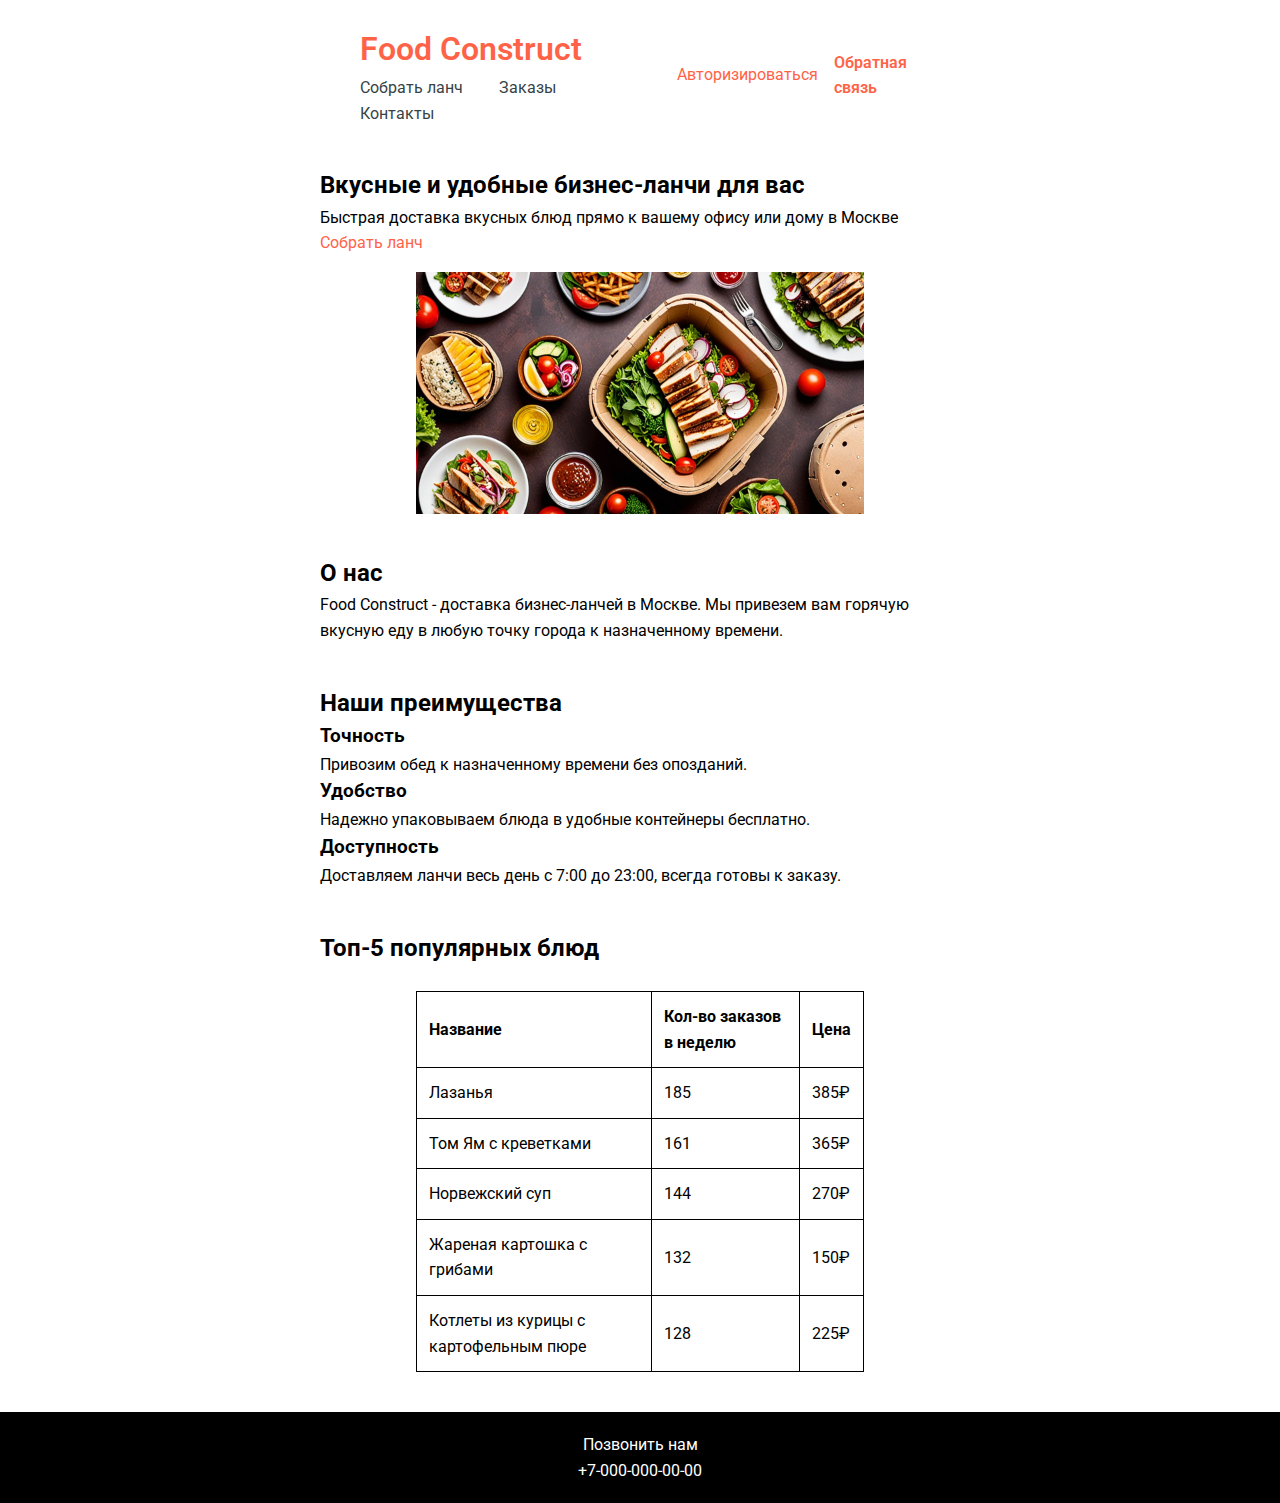
<file: index.html>
<!DOCTYPE html>
<html lang="ru">

<head>
    <meta charset="UTF-8">
    <meta name="viewport" content="width=device-width, initial-scale=1.0">
    <title>Food Construct - Бизнес-ланчи в Москве</title>
    <link href="https://fonts.googleapis.com/css2?family=Roboto:wght@400;700&display=swap" rel="stylesheet">
    <link rel="stylesheet" href="assets/css/styles.css">
    <link rel="stylesheet" href="assets/css/style.css">
</head>

<body>
    <header class="header">
        <nav class="main-nav">
            <div class="nav-left">
                <h1><a href="index.html" class="active">Food Construct</a></h1>
                <a href="pack_a_lunch.html">Собрать ланч</a>
                <a href="orders.html">Заказы</a>
                <a href="#contacts">Контакты</a>
            </div>
            <div class="nav-right">
                <a href="auth.html" class="icon-link">
                    <p>Авторизироваться</p>
                </a>
                <a href="feedback.html" class="icon-link active">
                    <p>Обратная связь</p>
                </a>
            </div>
        </nav>
    </header>

    <main>
        <section class="hero">
            <div class="hero-content">
                <h2>Вкусные и удобные бизнес-ланчи для вас</h2>
                <p>Быстрая доставка вкусных блюд прямо к вашему офису или дому в Москве</p>
                <a href="pack_a_lunch.html" class="cta-button">Собрать ланч</a>
            </div>
            <img src="assets/images/hero_image.jpg" alt="Delicious lunch delivery" class="hero-image">
        </section>

        <section id="about_us" class="about">
            <h2>О нас</h2>
            <p>Food Construct - доставка бизнес-ланчей в Москве. Мы привезем вам горячую вкусную еду в любую точку города к назначенному времени.</p>
        </section>

        <section class="benefits">
            <h2>Наши преимущества</h2>
            <div class="benefits-list">
                <div class="benefit-item">
                    <h3>Точность</h3>
                    <p>Привозим обед к назначенному времени без опозданий.</p>
                </div>
                <div class="benefit-item">
                    <h3>Удобство</h3>
                    <p>Надежно упаковываем блюда в удобные контейнеры бесплатно.</p>
                </div>
                <div class="benefit-item">
                    <h3>Доступность</h3>
                    <p>Доставляем ланчи весь день с 7:00 до 23:00, всегда готовы к заказу.</p>
                </div>
            </div>
        </section>

        <!-- Top Dishes Section -->
        <section class="top-dishes">
            <h2>Топ-5 популярных блюд</h2>
            <table>
                <thead>
                    <tr>
                        <th>Название</th>
                        <th>Кол-во заказов в неделю</th>
                        <th>Цена</th>
                    </tr>
                </thead>
                <tbody>
                    <tr>
                        <td>Лазанья</td>
                        <td>185</td>
                        <td>385₽</td>
                    </tr>
                    <tr>
                        <td>Том Ям с креветками</td>
                        <td>161</td>
                        <td>365₽</td>
                    </tr>
                    <tr>
                        <td>Норвежский суп</td>
                        <td>144</td>
                        <td>270₽</td>
                    </tr>
                    <tr>
                        <td>Жареная картошка с грибами</td>
                        <td>132</td>
                        <td>150₽</td>
                    </tr>
                    <tr>
                        <td>Котлеты из курицы с картофельным пюре</td>
                        <td>128</td>
                        <td>225₽</td>
                    </tr>
                </tbody>
            </table>
        </section>
    </main>

    <!-- Footer Section -->
    <footer id="contacts">
        <div class="footer-content">
            <p>Позвонить нам</p>
            <a href="tel:+7-000-000-00-00" class="phone-link">+7-000-000-00-00</a>
        </div>
    </footer>
</body>

</html>
</file>
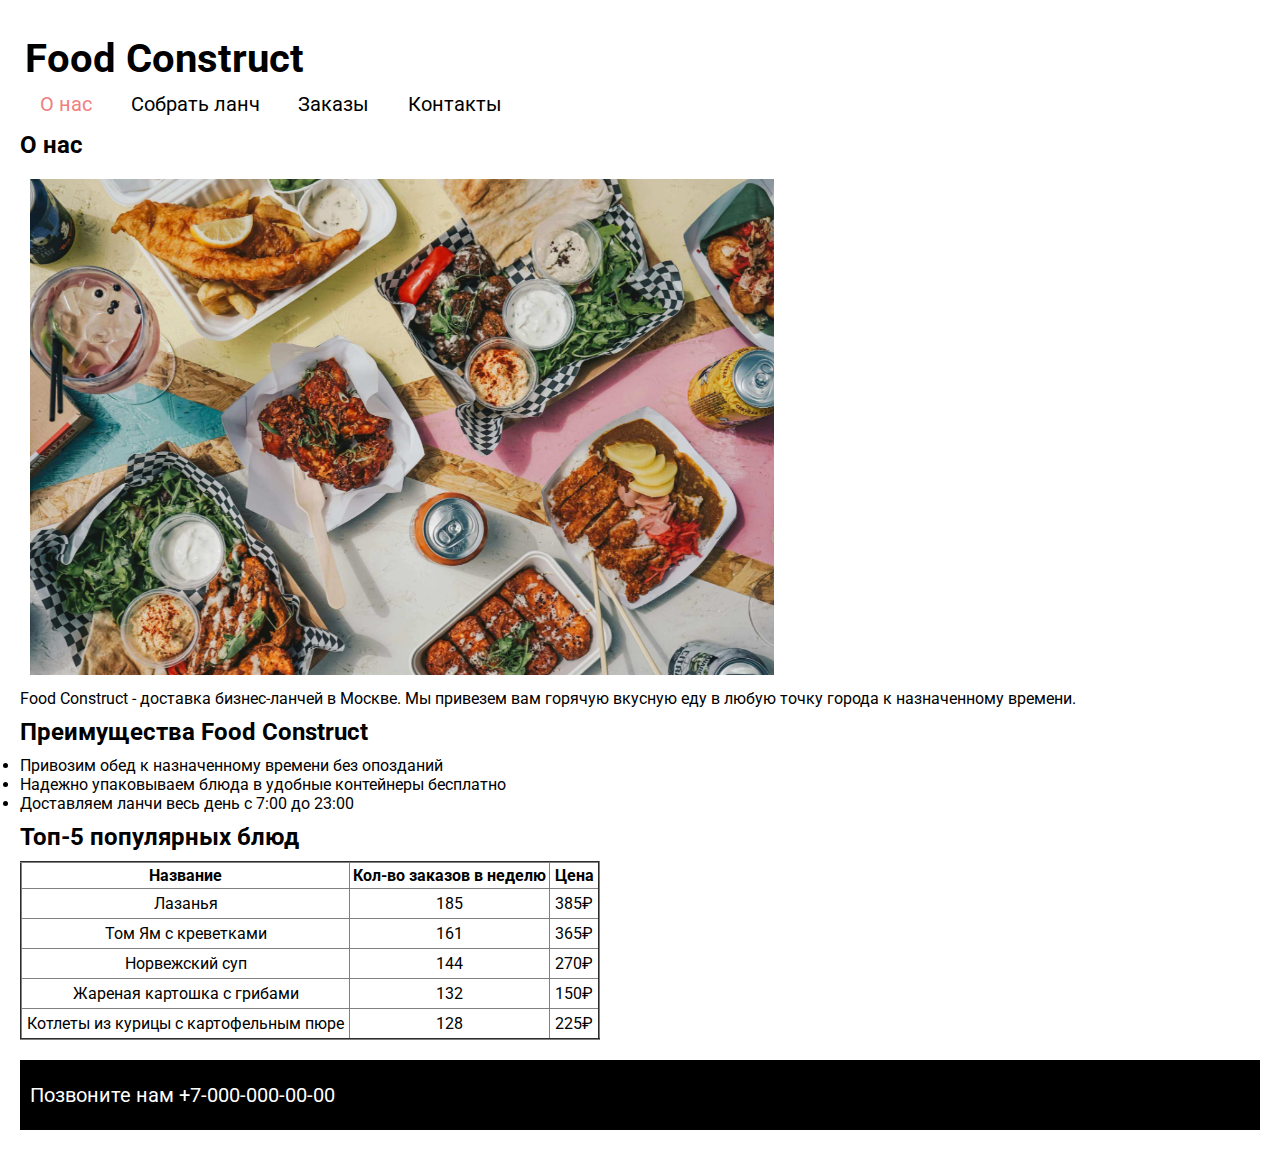
<file: Webmain/index.html>
<!DOCTYPE html>
<html lang="ru">

<head>
    <meta charset="UTF-8">
    <meta name="viewport" content="width=device-width, initial-scale=1.0">
    <title>Food Construct</title>
    <link href="https://fonts.googleapis.com/css2?family=Roboto&display=swap" rel="stylesheet">
    <link rel="stylesheet" href="css/style.css">
</head>

<body>
    <header>
        <h1>Food Construct</h1>
        <nav class="nav">
            <ul id="headerNav">
                <li><a href="index.html#self" class="active">О нас</a></li>
                <li><a href="lunch.html">Собрать ланч</a></li>
                <li><a href="#">Заказы</a></li>
                <li><a href="#footer">Контакты</a></li>
            </ul>
        </nav>
    </header>

    <main>
        <section>
            <h2 id="self">О нас</h2>
            <img id="food" src="img/food.png" alt="Food Construct image">
            <p>Food Construct - доставка бизнес-ланчей в Москве. Мы привезем вам горячую вкусную еду в любую точку города к назначенному времени.</p>
        </section>

        <section>
            <h2>Преимущества Food Construct</h2>
            <il>
                <li>Привозим обед к назначенному времени без опозданий</li>
                <li>Надежно упаковываем блюда в удобные контейнеры бесплатно</li>
                <li>Доставляем ланчи весь день с 7:00 до 23:00</li>
            </il>
        </section>

        <section>
            <h2>Топ-5 популярных блюд</h2>
            <table border="2">
                <thead>
                    <tr>
                        <th>Название</th>
                        <th>Кол-во заказов в неделю</th>
                        <th>Цена</th>
                    </tr>
                </thead>

                <tbody>
                    <tr>
                        <td class="table-cell">Лазанья</td>
                        <td class="table-cell">185</td>
                        <td class="table-cell">385₽</td>
                    </tr>
                    <tr>
                        <td class="table-cell">Том Ям с креветками</td>
                        <td class="table-cell">161</td>
                        <td class="table-cell">365₽</td>
                    </tr>
                    <tr>
                        <td class="table-cell">Норвежский суп</td>
                        <td class="table-cell">144</td>
                        <td class="table-cell">270₽</td>
                    </tr>
                    <tr>
                        <td class="table-cell">Жареная картошка с грибами</td>
                        <td class="table-cell">132</td>
                        <td class="table-cell">150₽</td>
                    </tr>
                    <tr>
                        <td class="table-cell">Котлеты из курицы с картофельным пюре</td>
                        <td class="table-cell">128</td>
                        <td class="table-cell">225₽</td>
                    </tr>
                </tbody>
            </table>
        </section>
    </main>

    <footer id="footer">
        <p>Позвоните нам <a href="tel:+7-000-000-00-00">+7-000-000-00-00</a></p>
    </footer>

</html>
</body>
</file>
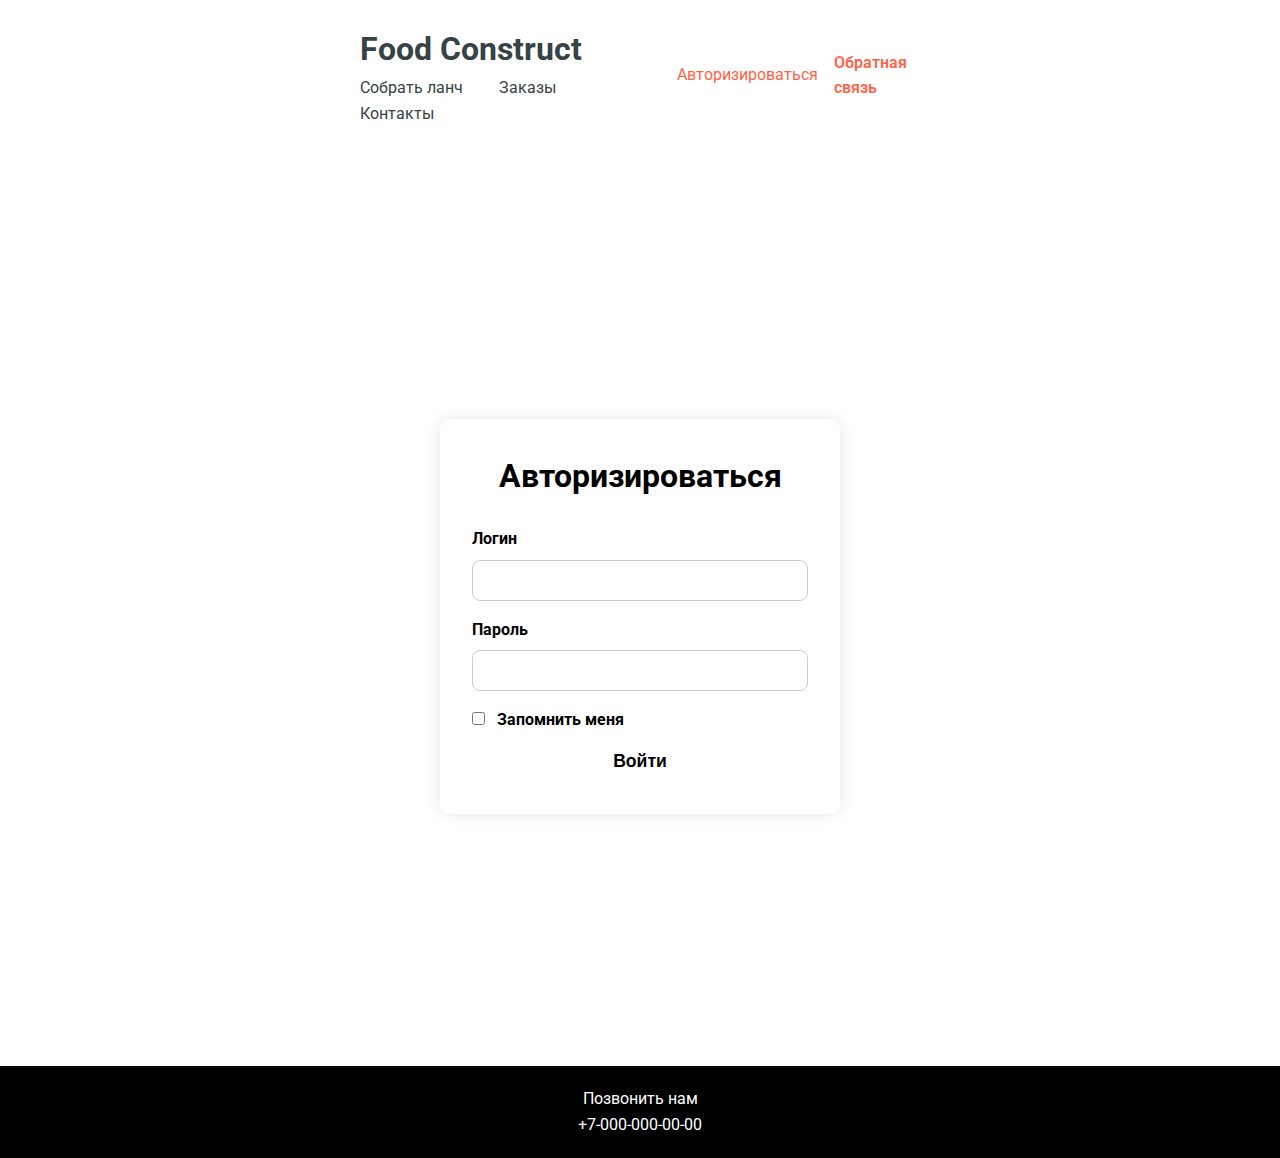
<file: auth.html>
<!DOCTYPE html>
<html lang="ru">

<head>
    <meta charset="UTF-8">
    <meta name="viewport" content="width=device-width, initial-scale=1.0">
    <title>Login Form</title>
    <link href="https://fonts.googleapis.com/css2?family=Roboto:wght@400;700&display=swap" rel="stylesheet">
    <link rel="stylesheet" href="assets/css/auth.css">
    <link rel="stylesheet" href="assets/css/styles.css">
</head>

<body>
    <header>
        <nav class="main-nav">
            <div class="nav-left">
                <h1>
                    <a href="index.html">Food Construct</a>
                </h1>
                <a href="pack_a_lunch.html">Собрать ланч</a>
                <a href="orders.html">Заказы</a>
                <a href="#contacts">Контакты</a>
            </div>
            <div class="nav-right">
                <a href="auth.html" class="icon-link">
                    <p>Авторизироваться</p>
                </a>
                <a href="feedback.html" class="icon-link active">
                    <p>Обратная связь</p>
                </a>
            </div>
        </nav>
    </header>

    <main>
        <div class="auth-container">
            <form action="https://httpbin.org/post" method="POST" class="auth-form">
                <h1>Авторизироваться</h1>

                <label for="login">Логин</label>
                <input type="text" id="login" name="login" required>

                <label for="password">Пароль</label>
                <input type="password" id="password" name="password" required>

                <label>
                    <input type="checkbox" name="remember">
                    Запомнить меня
                </label>

                <button type="submit">Войти</button>
            </form>
        </div>
    </main>
    <footer id="contacts">
        <div class="footer-content">
            <p>Позвонить нам</p>
            <a href="tel:+7-000-000-00-00" class="phone-link">+7-000-000-00-00</a>
        </div>
    </footer>
</body>

</html>
</file>
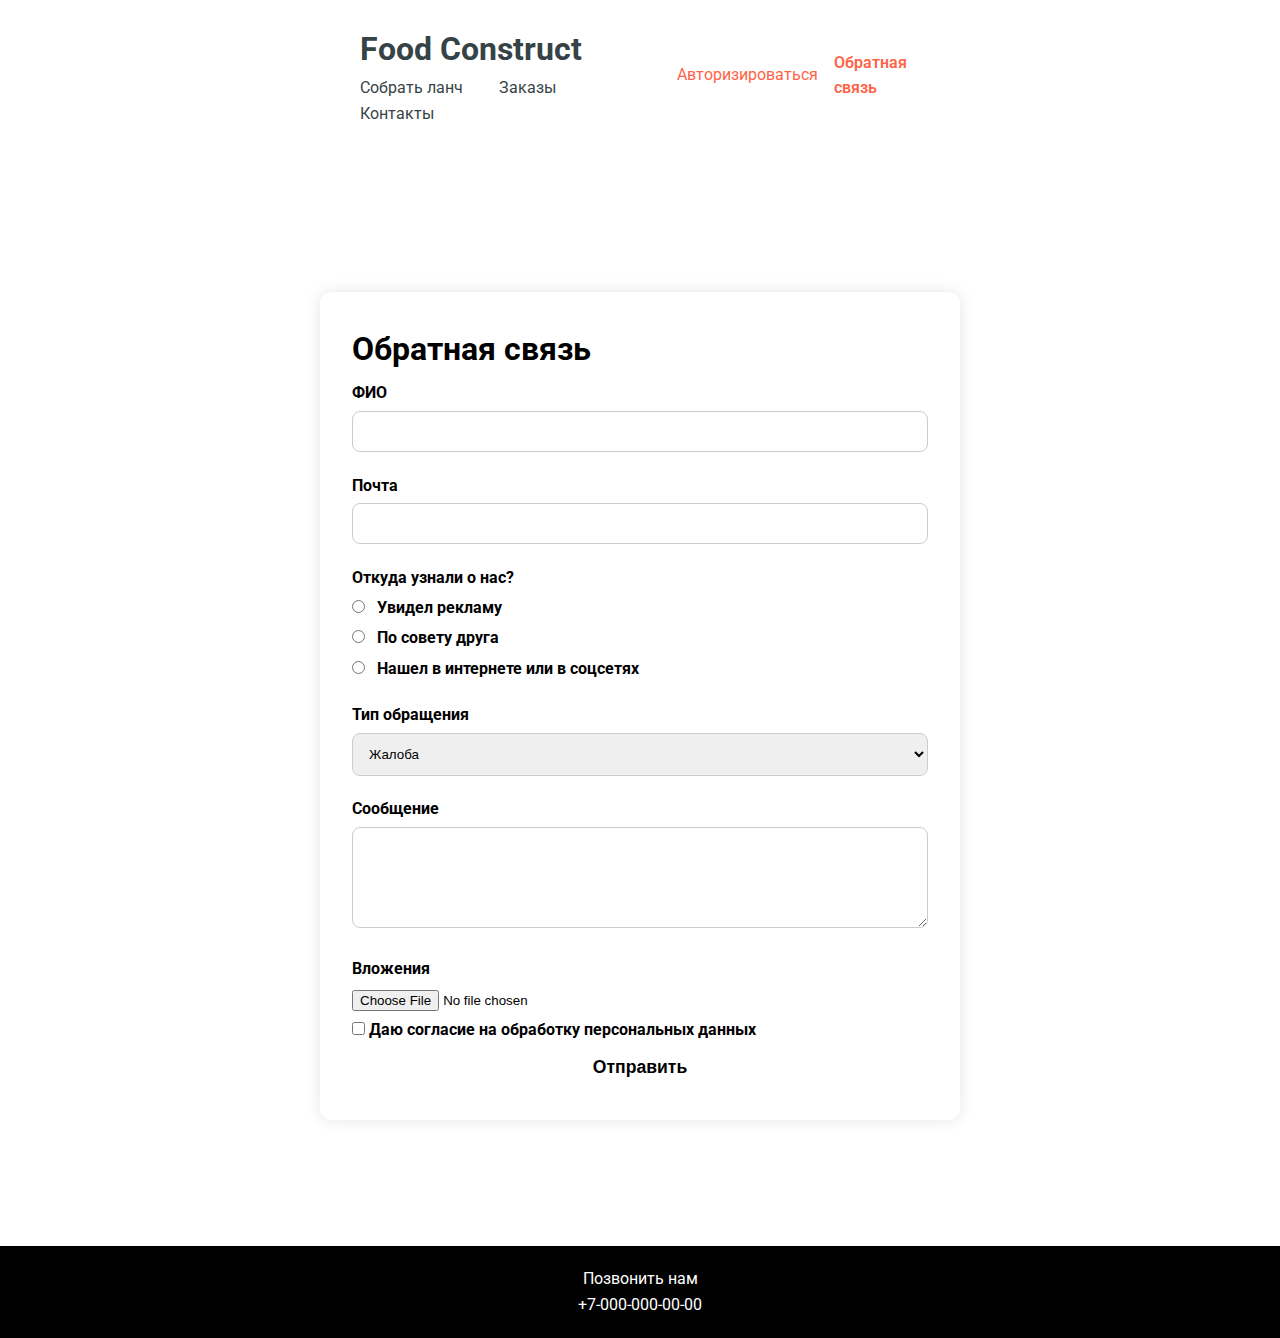
<file: feedback.html>
<!DOCTYPE html>
<html lang="ru">

<head>
    <meta charset="UTF-8">
    <meta name="viewport" content="width=device-width, initial-scale=1.0">
    <title>Feedback Form</title>
    <link href="https://fonts.googleapis.com/css2?family=Roboto:wght@400;700&display=swap" rel="stylesheet">
    <link rel="stylesheet" href="assets/css/feedback.css">
    <link rel="stylesheet" href="assets/css/styles.css">
</head>

<body>
    <header>
        <nav class="main-nav">
            <div class="nav-left">
                <h1>
                    <a href="index.html">Food Construct</a>
                </h1>
                <a href="pack_a_lunch.html">Собрать ланч</a>
                <a href="orders.html">Заказы</a>
                <a href="#contacts">Контакты</a>
            </div>
            <div class="nav-right">
                <a href="auth.html" class="icon-link">
                    <p>Авторизироваться</p>
                </a>
                <a href="feedback.html" class="icon-link active">
                    <p>Обратная связь</p>
                </a>
            </div>
        </nav>
    </header>

    <main>
        <div class="container">
            <h1>Обратная связь</h1>
            <form action="https://httpbin.org/post" method="POST">
                <label for="fullname">ФИО</label>
                <input type="text" id="fullname" name="fullname" required>

                <label for="email">Почта</label>
                <input type="email" id="email" name="email" required>

                <fieldset>
                    <label>Откуда узнали о нас?</label>
                    <label><input type="radio" name="source" value="advertisement" required> Увидел рекламу</label>
                    <label><input type="radio" name="source" value="friend" required> По совету друга</label>
                    <label><input type="radio" name="source" value="internet" required> Нашел в интернете или в соцсетях</label>
                </fieldset>

                <label for="appeal-type">Тип обращения</label>
                <select id="appeal-type" name="appeal-type">
                    <option value="complaint">Жалоба</option>
                    <option value="suggestion">Предложение</option>
                </select>

                <label for="message">Сообщение</label>
                <textarea id="message" name="message" rows="5" required></textarea>

                <label for="attachment">Вложения</label>
                <input type="file" id="attachment" name="attachment">

                <label>
                    <input type="checkbox" name="agreement" required>
                    Даю согласие на обработку персональных данных
                </label>

                <button type="submit">Отправить</button>
            </form>
        </div>
    </main>
    <footer id="contacts">
        <div class="footer-content">
            <p>Позвонить нам</p>
            <a href="tel:+7-000-000-00-00" class="phone-link">+7-000-000-00-00</a>
        </div>
    </footer>
</body>

</html>
</file>
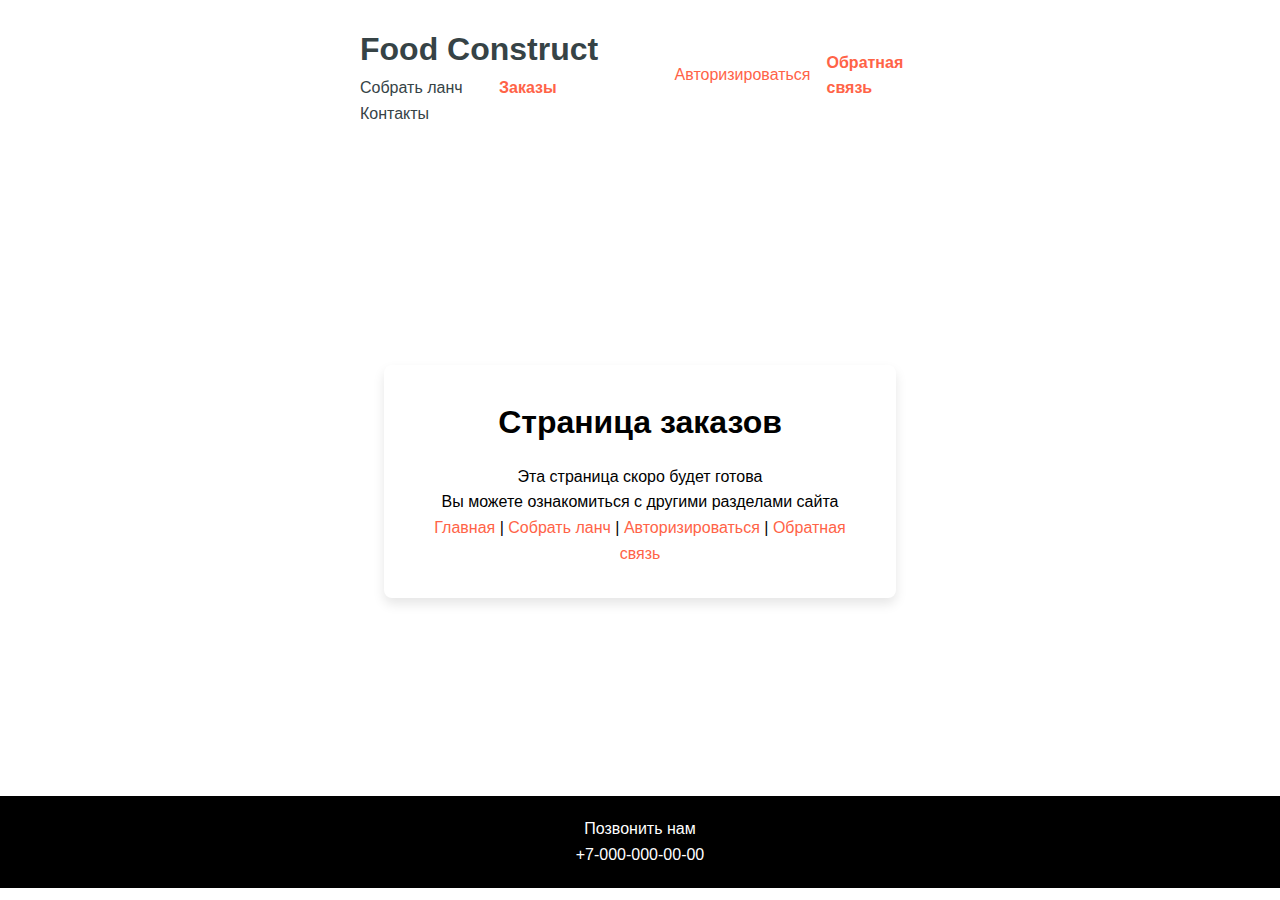
<file: orders.html>
<!DOCTYPE html>
<html lang="ru">
<head>
    <meta charset="UTF-8">
    <meta name="viewport" content="width=device-width, initial-scale=1.0">
    <link rel="stylesheet" href="assets/css/styles.css">
    <link rel="stylesheet" href="assets/css/orders.css">
    <title>Заказы</title>
    <style>
    </style>
</head>
<body>

    <header>
        <nav class="main-nav">
            <div class="nav-left">
                <h1><a href="index.html">Food Construct</a></h1>
                <a href="pack_a_lunch.html">Собрать ланч</a>
                <a href="orders.html" class="active">Заказы</a>
                <a href="#contacts">Контакты</a>
            </div>
            <div class="nav-right">
                <a href="auth.html" class="icon-link">
                    <p>Авторизироваться</p>
                </a>
                <a href="feedback.html" class="icon-link active">
                    <p>Обратная связь</p>
                </a>
            </div>
        </nav>
    </header>

    <main>
        <div class="not-ready-message">
            <h2>Страница заказов</h2>
            <p>Эта страница скоро будет готова</p>
            <p>Вы можете ознакомиться с другими разделами сайта</p>
            <div class="page-links">
                <a href="index.html">Главная</a> |
                <a href="pack_a_lunch.html">Собрать ланч</a> |
                <a href="auth.html">Авторизироваться</a> |
                <a href="feedback.html">Обратная связь</a>
            </div>
        </div>
    </main>
    

    <footer id="contacts">
        <div class="footer-content">
            <p>Позвонить нам</p>
            <a href="tel:+7-000-000-00-00" class="phone-link">+7-000-000-00-00</a>
        </div>
    </footer>

</body>
</html>
</file>
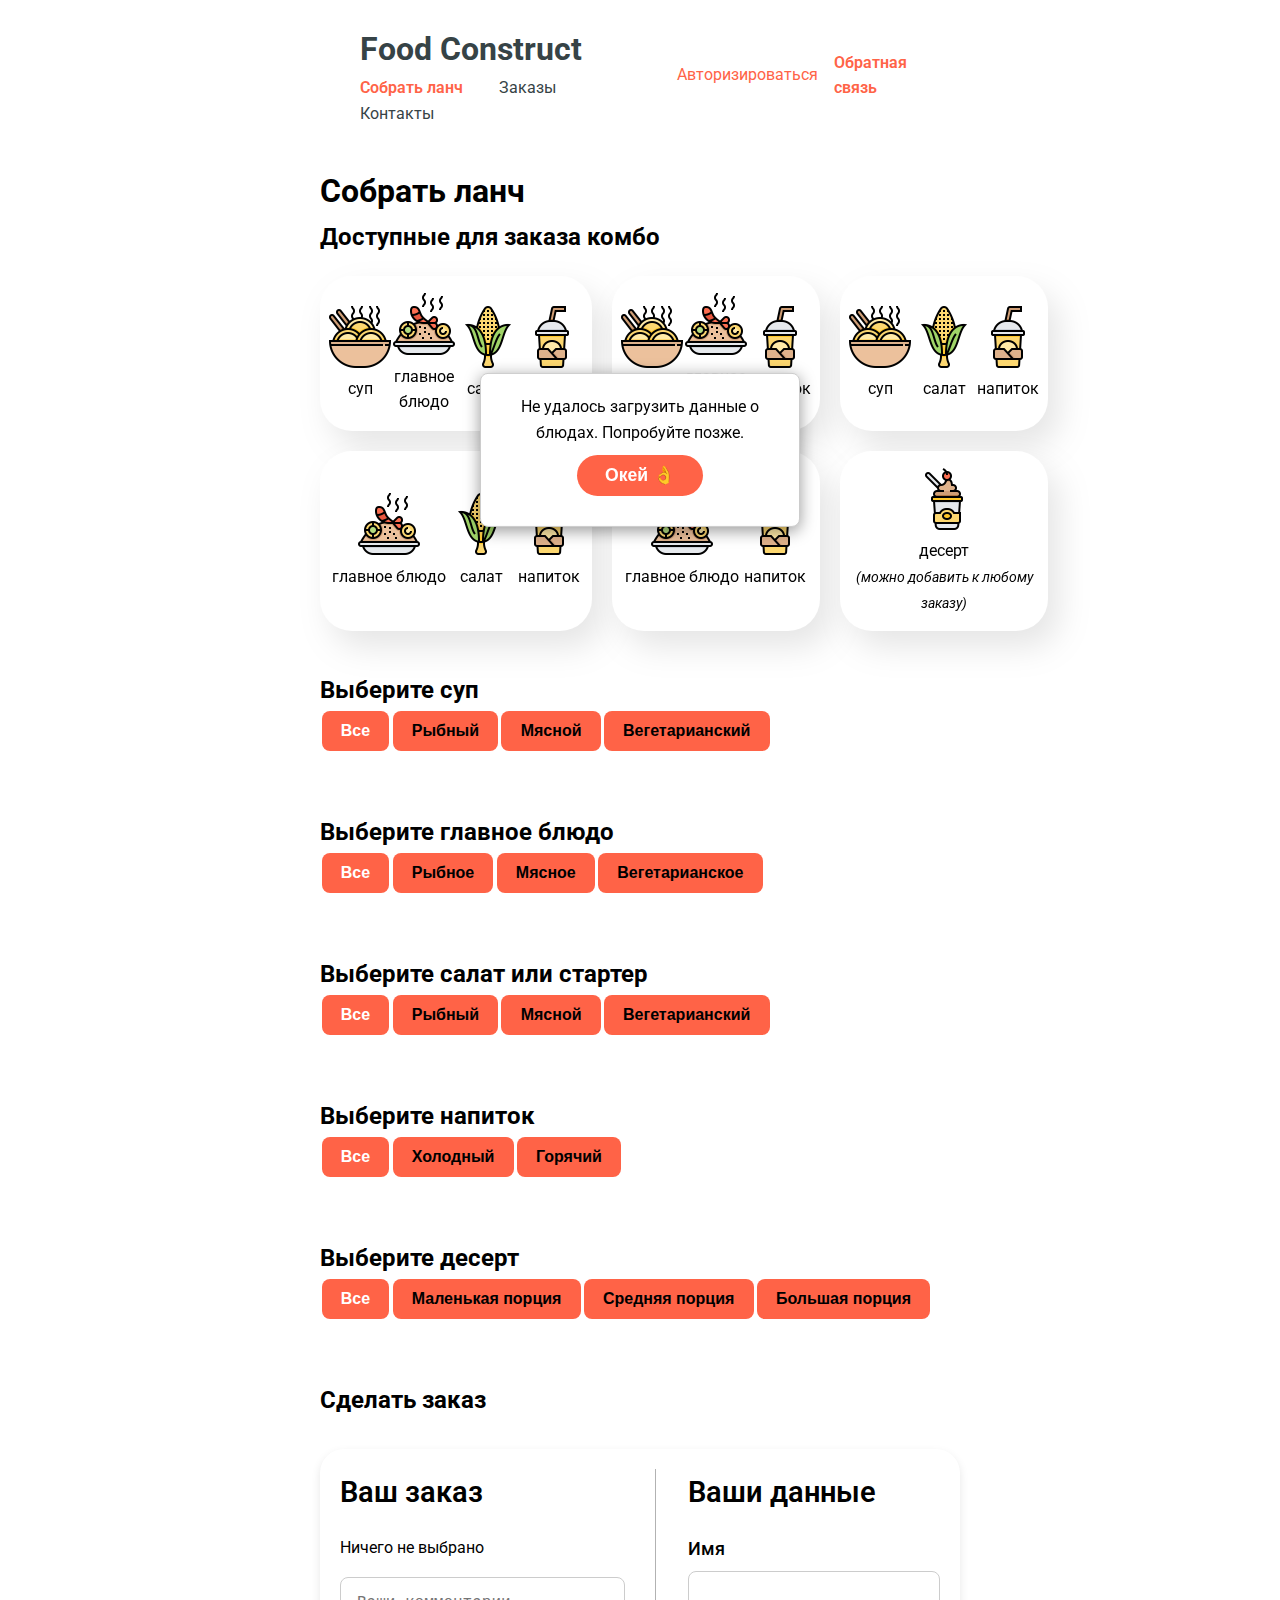
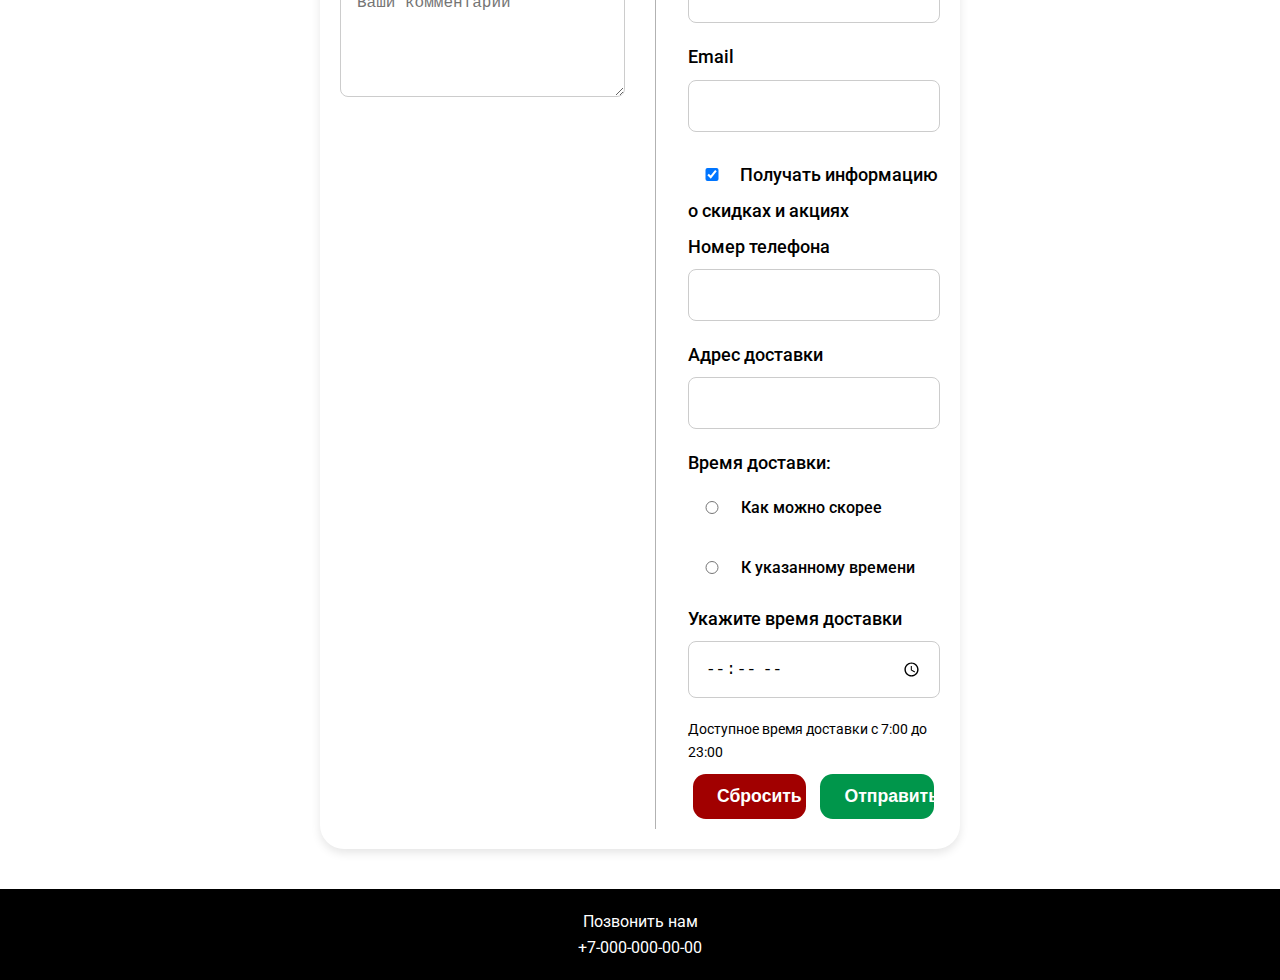
<file: pack_a_lunch.html>
<!DOCTYPE html>
<html lang="ru">

<head>
    <meta charset="UTF-8">
    <meta name="viewport" content="width=device-width, initial-scale=1.0">
    <title>Pack a lunch</title>
    <link href="https://fonts.googleapis.com/css2?family=Roboto:wght@400;700&display=swap" rel="stylesheet">
    <link rel="stylesheet" href="assets/css/styles.css">
    <link rel="stylesheet" href="assets/css/pack_a_lunch.css">
</head>

<body>
    <header>
        <nav class="main-nav">
            <div class="nav-left">
                <h1>
                    <a href="index.html">Food Construct</a>
                </h1>
                <a class="active" href="pack_a_lunch.html">Собрать ланч</a>
                <a href="orders.html">Заказы</a>
                <a href="#contacts">Контакты</a>
            </div>
            <div class="nav-right">
                <a href="auth.html" class="icon-link">
                    <p>Авторизироваться</p>
                </a>
                <a href="feedback.html" class="icon-link active">
                    <p>Обратная связь</p>
                </a>
            </div>
        </nav>
    </header>

    <main>
        <h1>Собрать ланч</h1>
        <section id="lunch-block">
            <h2>Доступные для заказа комбо</h2>
            <div class="lunch-grid">
                <div class="lunch-options">
                    <div>
                        <img src="assets/images/icons/soup.png" alt="суп">
                        <p>суп</p>
                    </div>
                    <div>
                        <img src="assets/images/icons/main.png" alt="главное блюдо">
                        <p>главное блюдо</p>
                    </div>
                    <div>
                        <img src="assets/images/icons/salad.png" alt="салат">
                        <p>салат</p>
                    </div>
                    <div>
                        <img src="assets/images/icons/drink.png" alt="напиток">
                        <p>напиток</p>
                    </div>
                </div>
                <div class="lunch-options">
                    <div>
                        <img src="assets/images/icons/soup.png" alt="суп">
                        <p>суп</p>
                    </div>
                    <div>
                        <img src="assets/images/icons/main.png" alt="главное блюдо">
                        <p>главное блюдо</p>
                    </div>
                    <div>
                        <img src="assets/images/icons/drink.png" alt="напиток">
                        <p>напиток</p>
                    </div>
                </div>
                <div class="lunch-options">
                    <div>
                        <img src="assets/images/icons/soup.png" alt="суп">
                        <p>суп</p>
                    </div>
                    <div>
                        <img src="assets/images/icons/salad.png" alt="салат">
                        <p>салат</p>
                    </div>
                    <div>
                        <img src="assets/images/icons/drink.png" alt="напиток">
                        <p>напиток</p>
                    </div>
                </div>
                <div class="lunch-options">
                    <div>
                        <img src="assets/images/icons/main.png" alt="главное блюдо">
                        <p>главное блюдо</p>
                    </div>
                    <div>
                        <img src="assets/images/icons/salad.png" alt="салат">
                        <p>салат</p>
                    </div>
                    <div>
                        <img src="assets/images/icons/drink.png" alt="напиток">
                        <p>напиток</p>
                    </div>
                </div>
                <div class="lunch-options">
                    <div>
                        <img src="assets/images/icons/main.png" alt="главное блюдо">
                        <p>главное блюдо</p>
                    </div>
                    <div>
                        <img src="assets/images/icons/drink.png" alt="напиток">
                        <p>напиток</p>
                    </div>
                </div>
                <div class="lunch-options">
                    <div>
                        <img src="assets/images/icons/desert.png" alt="десерт">
                        <p>десерт</p>
                        <i class="dessert-info">(можно добавить к любому заказу)</i>
                    </div>
                </div>
            </div>
        </section>
        <section id="soup">
            <h2>Выберите суп</h2>
            <div class="filter-buttons">
                <button data-kind="all" class="active">Все</button>
                <button data-kind="fish">Рыбный</button>
                <button data-kind="meat">Мясной</button>
                <button data-kind="veg">Вегетарианский</button>
            </div>
            <div class="menu-grid"></div>
        </section>

        <section id="main-course">
            <h2>Выберите главное блюдо</h2>
            <div class="filter-buttons">
                <button data-kind="all" class="active">Все</button>
                <button data-kind="fish">Рыбное</button>
                <button data-kind="meat">Мясное</button>
                <button data-kind="veg">Вегетарианское</button>
            </div>
            <div class="menu-grid"></div>
        </section>

        <section id="salad">
            <h2>Выберите салат или стартер</h2>
            <div class="filter-buttons">
                <button data-kind="all" class="active">Все</button>
                <button data-kind="fish">Рыбный</button>
                <button data-kind="meat">Мясной</button>
                <button data-kind="veg">Вегетарианский</button>
            </div>
            <div class="menu-grid"></div>
        </section>

        <section id="drink">
            <h2>Выберите напиток</h2>
            <div class="filter-buttons">
                <button data-kind="all" class="active">Все</button>
                <button data-kind="cold">Холодный</button>
                <button data-kind="hot">Горячий</button>
            </div>
            <div class="menu-grid"></div>
        </section>

        <section id="dessert">
            <h2>Выберите десерт</h2>
            <div class="filter-buttons">
                <button data-kind="all" class="active">Все</button>
                <button data-kind="small">Маленькая порция</button>
                <button data-kind="medium">Средняя порция</button>
                <button data-kind="large">Большая порция</button>
            </div>
            <div class="menu-grid"></div>
        </section>

        <section class="order">
            <h2>Сделать заказ</h2>
            <form action="https://httpbin.org/post" method="POST" id="order-form">
                <div id="order-block">
                    <h3>Ваш заказ</h3>
                    <div id="order-summary">
                        <p>Ничего не выбрано</p>
                      </div>
                      <div class="total-cost"></div>
                      <div>
                        <textarea id="comments" name="comments" rows="4" placeholder="Ваши комментарии"></textarea>
                    </div>
                </div>


                <input type="hidden" name="soup" id="hidden-soup" value="Блюдо не выбрано">
                <input type="hidden" name="main-course" id="hidden-main" value="Блюдо не выбрано">
                <input type="hidden" name="salad" id="hidden-salad" value="Блюдо не выбрано">
                <input type="hidden" name="drink" id="hidden-drink" value="Блюдо не выбрано">
                <input type="hidden" name="dessert" id="hidden-dessert" value="Блюдо не выбрано">
                <input type="hidden" name="totalPrice" id="hidden-total" value="0₽">

                <div id="client-block">
                    <h3>Ваши данные</h3>

                    <label for="name">Имя</label>
                    <input type="text" id="name" name="name" required>

                    <label for="email">Email</label>
                    <input type="email" id="email" name="email" required>

                    <label for="subscribe" id="subscribe">
                        <input type="checkbox" name="subscribe" checked>
                        Получать информацию о скидках и акциях
                    </label>

                    <label for="phone">Номер телефона</label>
                    <input type="tel" id="phone" name="phone" required>

                    <label for="address">Адрес доставки</label>
                    <input type="text" id="address" name="address" required>

                    <label>Время доставки:</label>
                    <div class="radio">
                        <input type="radio" id="asap" name="delivery_time" value="asap" required>
                        <label for="asap">Как можно скорее</label>
                    </div>
                    <div class="radio">
                        <input type="radio" id="specific_time" name="delivery_time" value="specific_time" required>
                        <label for="specific_time">К указанному времени</label>
                    </div>

                    <label for="time">Укажите время доставки</label>
                    <input type="time" id="time" name="time" min="07:00" max="23:00" step="60">
                    <p>Доступное время доставки с 7:00 до 23:00</p>

                    <button type="reset">Сбросить</button>
                    <button type="submit">Отправить</button>
                </div>
                <div id="notification" class="notification" style="display: none;"></div>
            </form>
        </section>
    </main>
    <footer id="contacts">
        <div class="footer-content">
            <p>Позвонить нам</p>
            <a href="tel:+7-000-000-00-00" class="phone-link">+7-000-000-00-00</a>
        </div>
    </footer>

    <script src="assets/scripts/pack_a_lunch.js"></script>
</body>

</html>
</file>
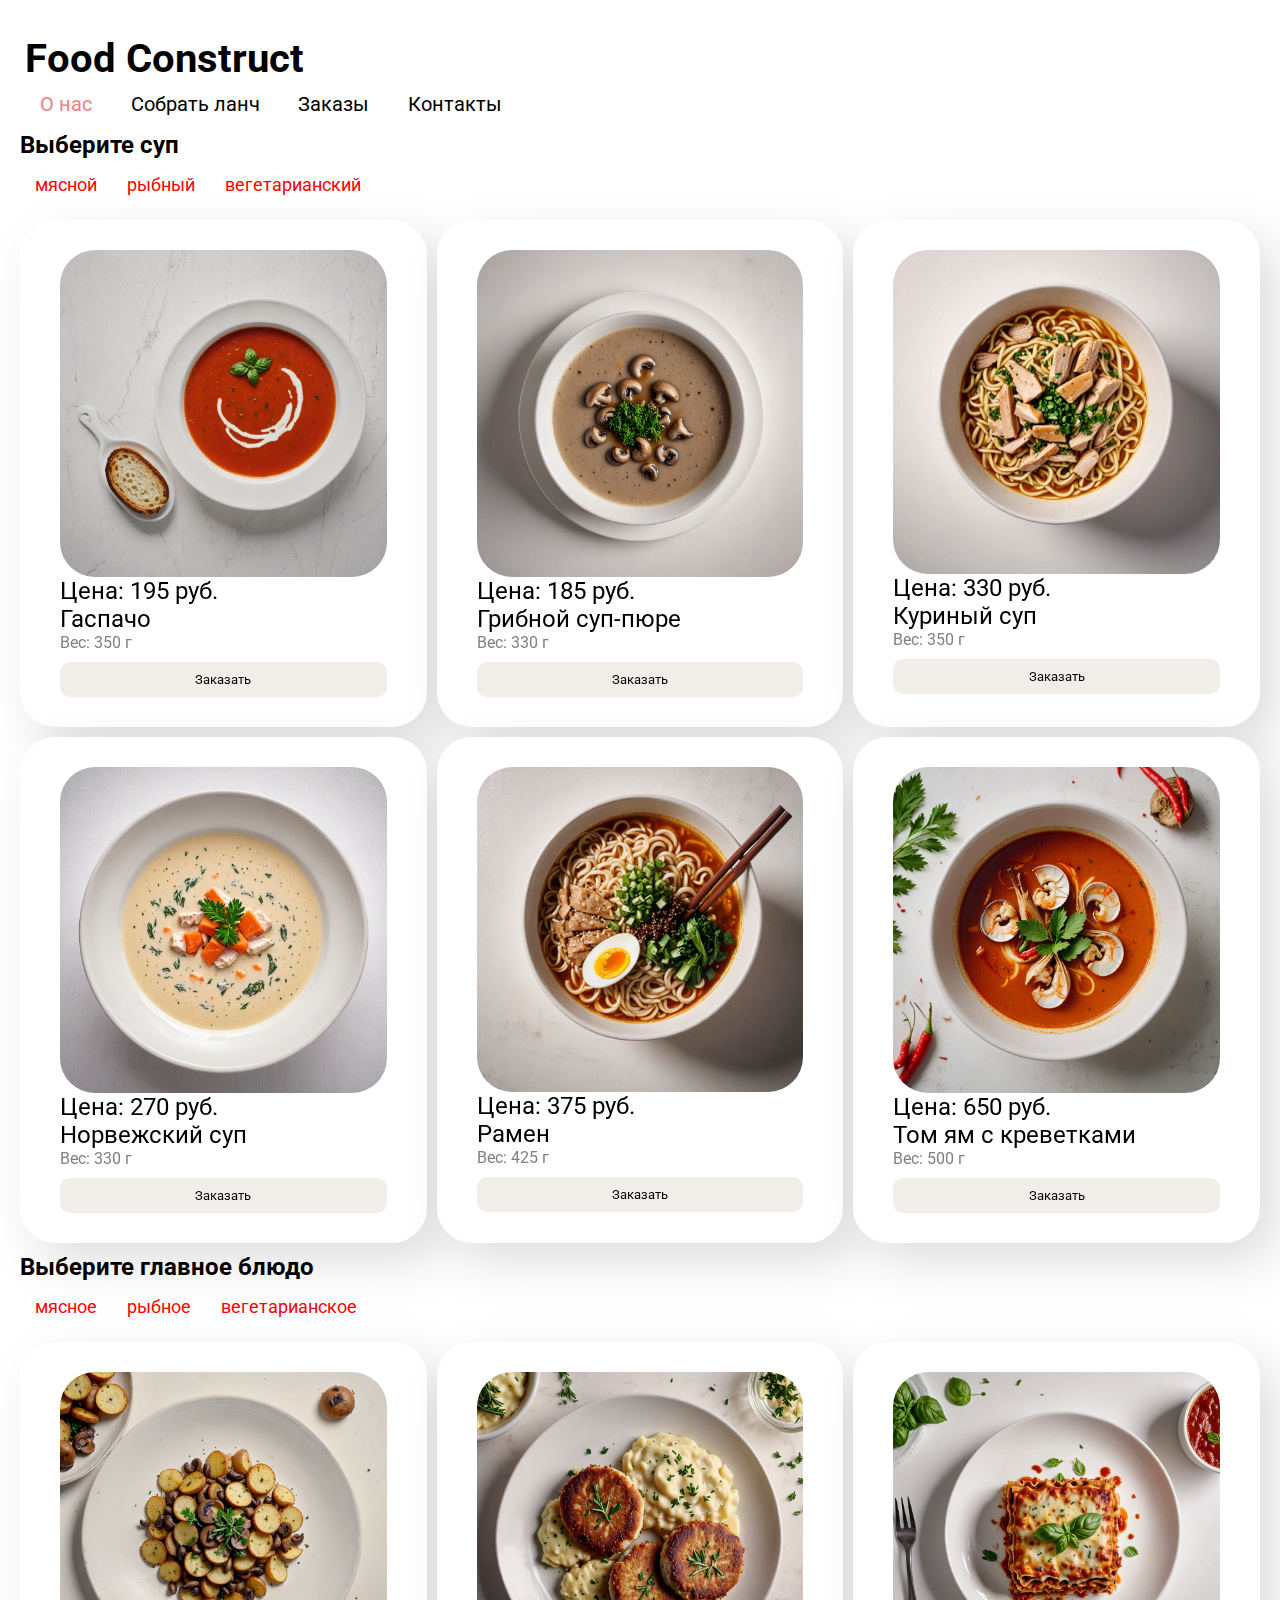
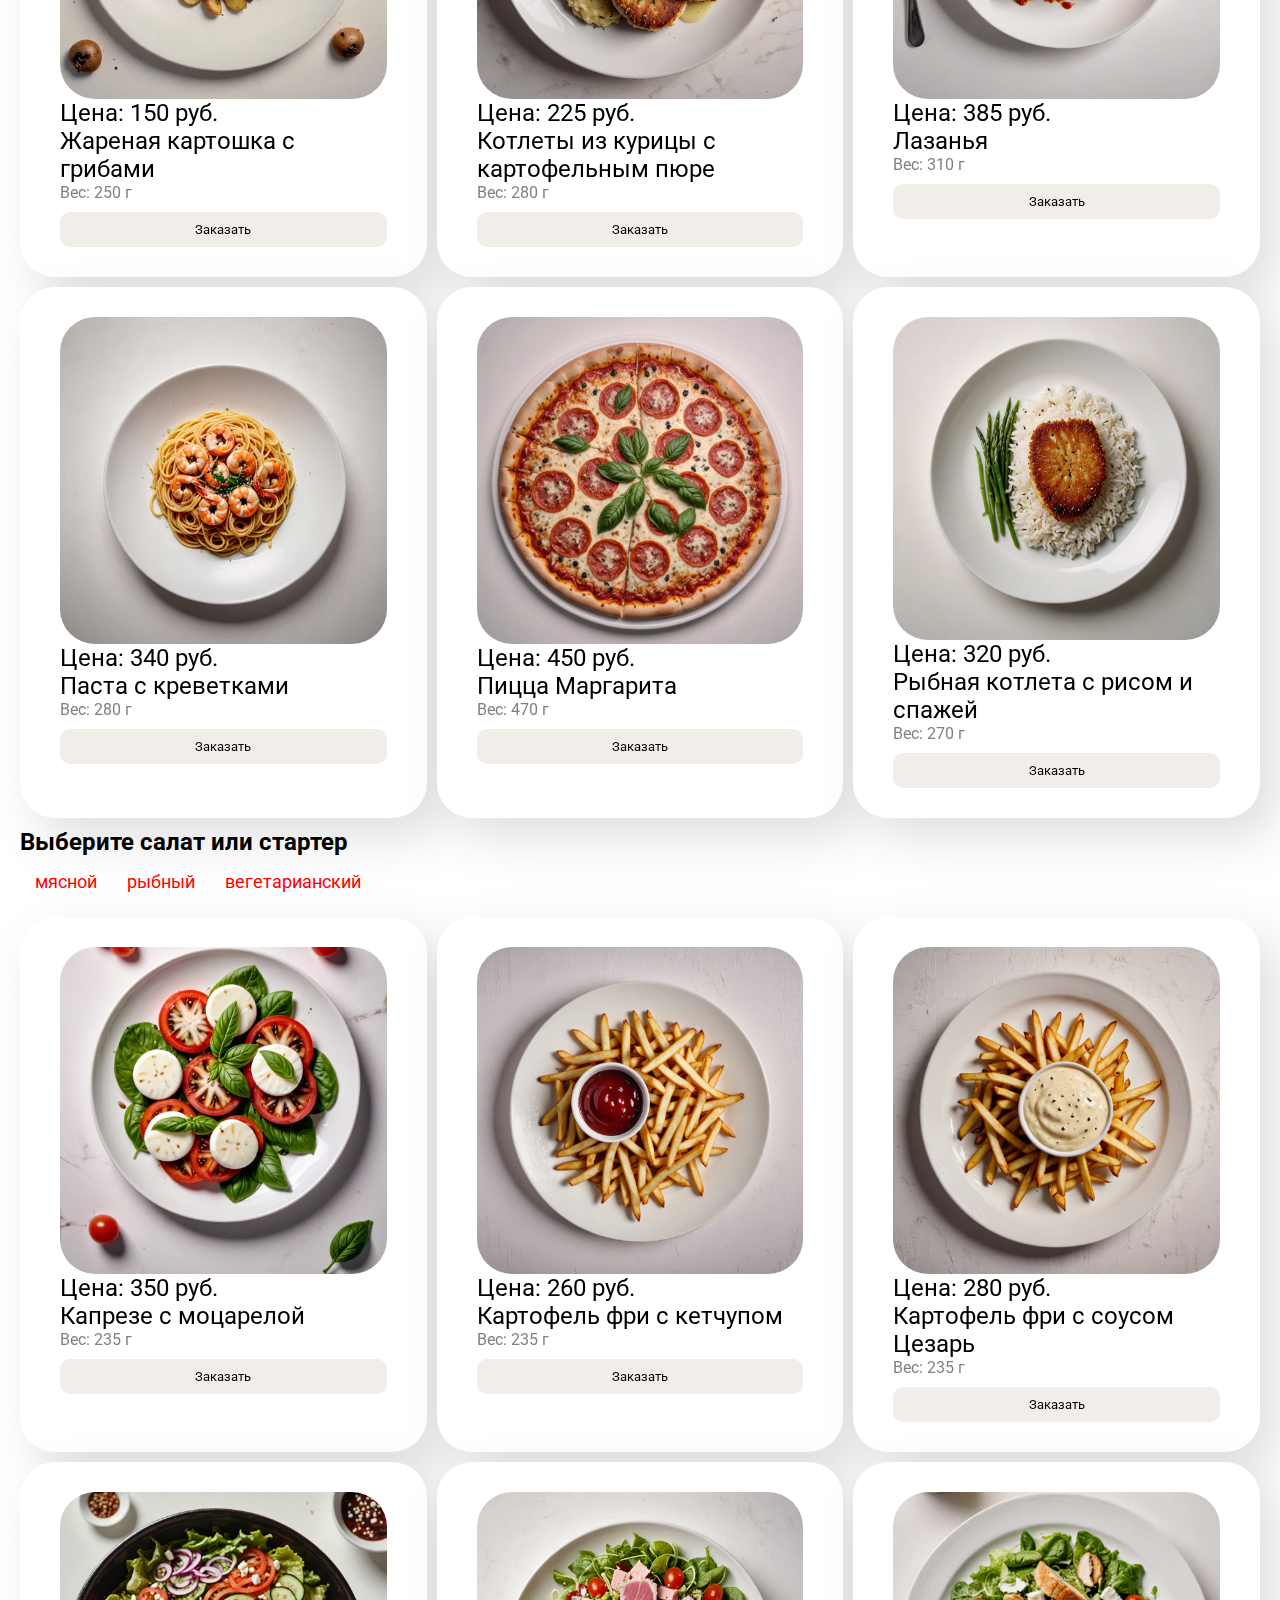
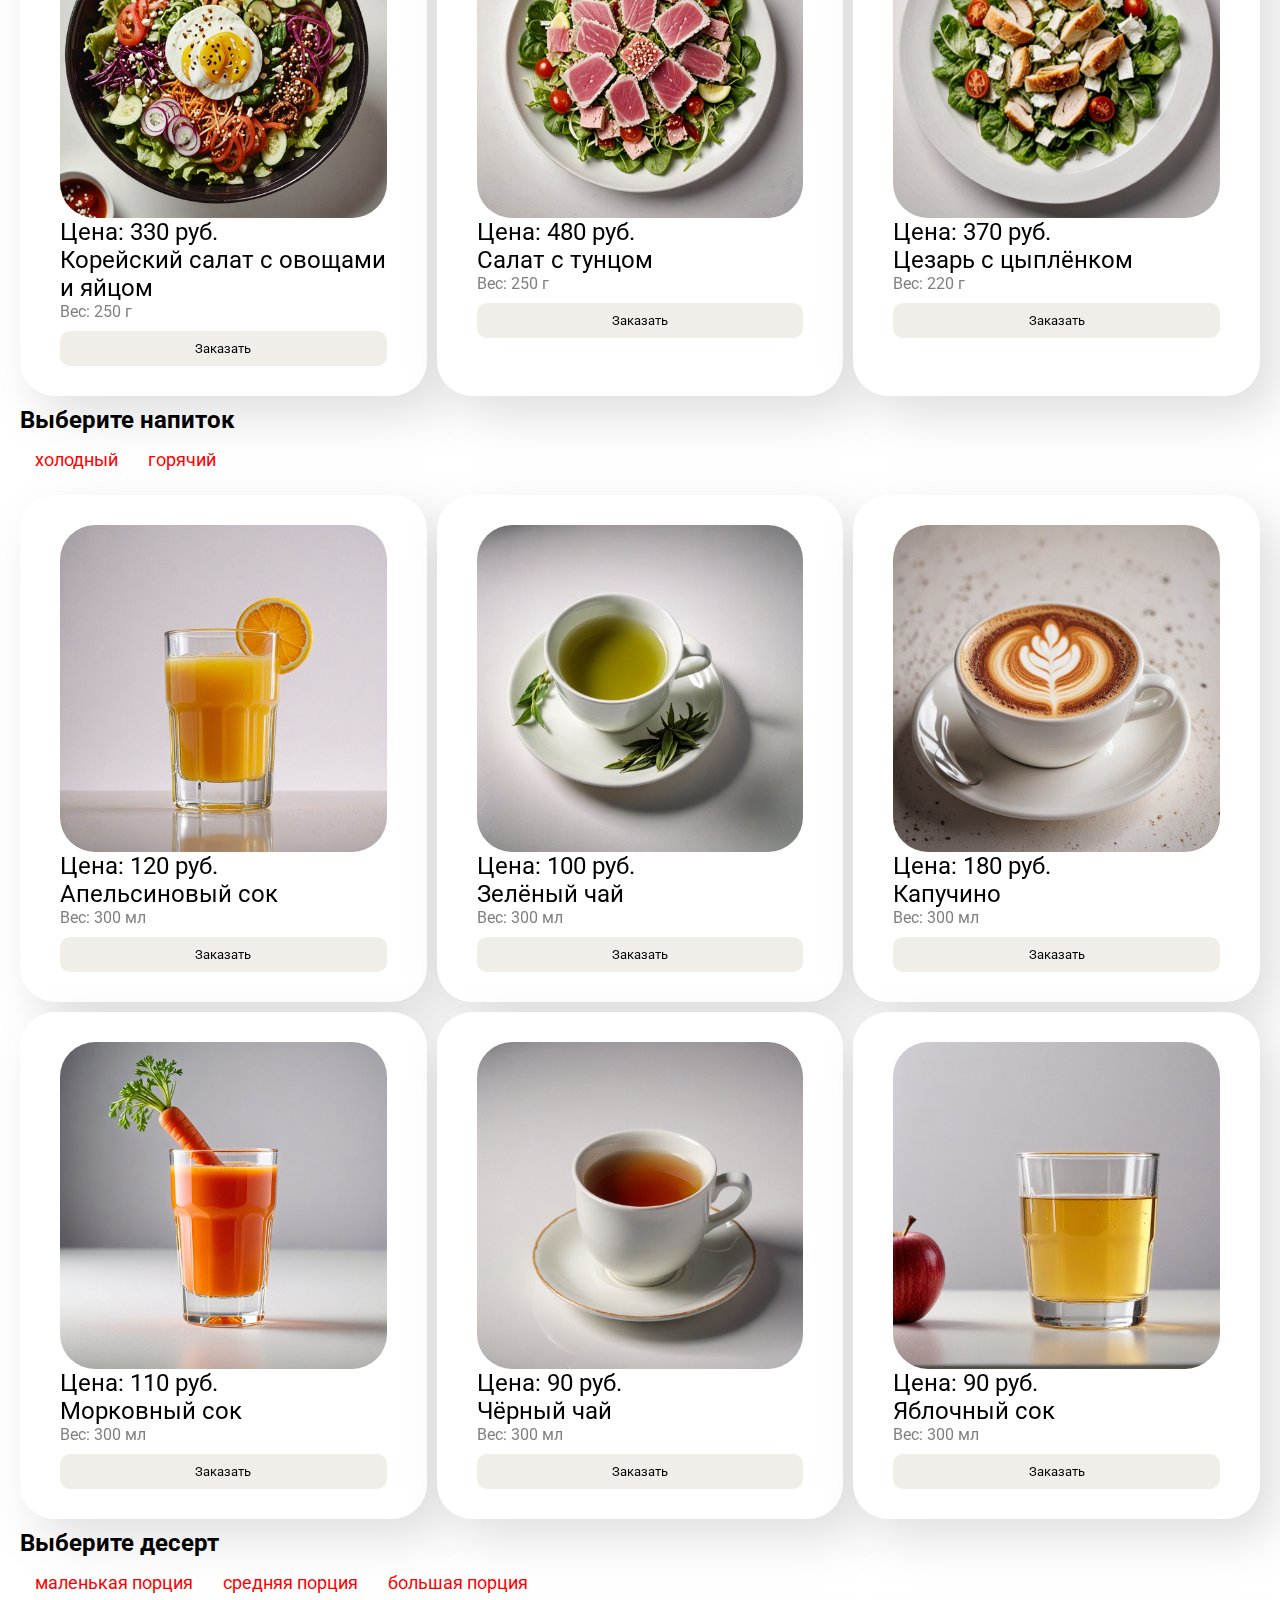
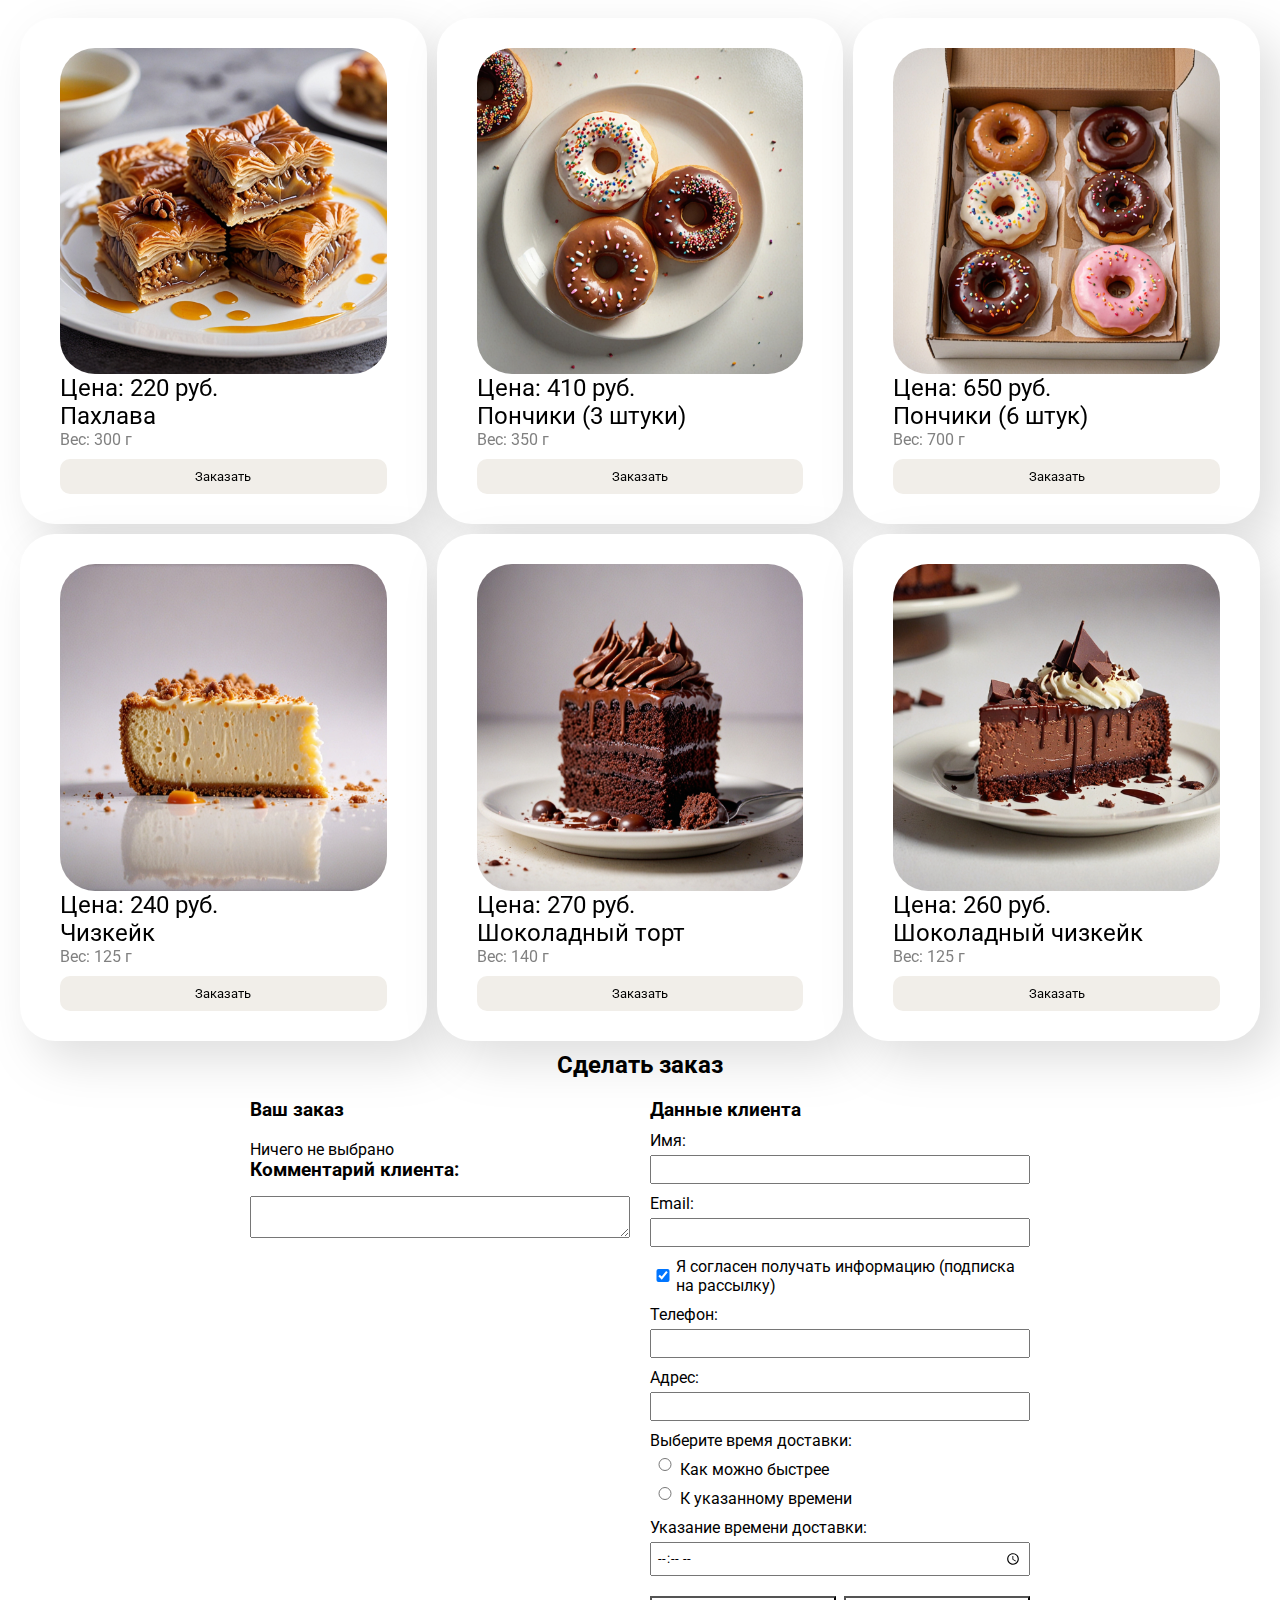
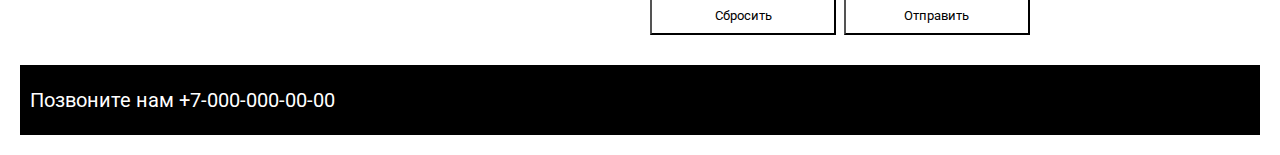
<file: Webmain/lunch.html>
<!DOCTYPE html>
<html lang="ru">

<head>
    <meta charset="UTF-8">
    <meta name="viewport" content="width=device-width, initial-scale=1.0">
    <title>Lunch</title>
    <link href="https://fonts.googleapis.com/css2?family=Roboto&display=swap" rel="stylesheet">
    <link rel="stylesheet" href="css/style.css">
    <link rel="stylesheet" href="css/lunch.css">
    <script src="./js/menu.js"></script>
    <script src="./js/displayDishes.js"></script>
    <script src="./js/orderForm.js"></script>
</head>

<body>
    <header>
        <h1>Food Construct</h1>
        <nav class="nav">
            <ul id="headerNav">
                <li><a href="index.html#self" class="active">О нас</a></li>
                <li><a href="lunch.html">Собрать ланч</a></li>
                <li><a href="#">Заказы</a></li>
                <li><a href="#footer">Контакты</a></li>
            </ul>
        </nav>
    </header>

    <main>
        <section>
            <h2 class="dish_header">Выберите суп</h2>
            <div class="dish_block"> </div>
        </section>

        <section>
            <h2 class="dish_header">Выберите главное блюдо</h2>
            <div class="dish_block"> </div>
        </section>

        <section>
            <h2 class="dish_header">Выберите салат или стартер</h2>
            <div class="dish_block"> </div>
        </section>

        <section>
            <h2 class="dish_header">Выберите напиток</h2>
            <div class="dish_block"> </div>
        </section>

        <section>
            <h2 class="dish_header">Выберите десерт</h2>
            <div class="dish_block"> </div>
        </section>

        <div>
            <h2 style="text-align: center;">Сделать заказ</h2>
            <form action="https://httpbin.org/post" method="POST" class="order-form">
                <div class="customer-order">
                    <h3>Ваш заказ</h3>

                    <p class="nothing-selected">Ничего не выбрано</p>
                    <div class="order-category" id="soup-order" style="display:none;">
                        <strong>Суп:</strong><br><span>Блюдо не выбрано</span>
                    </div>
                    <div class="order-category" id="main_course-order" style="display:none;">
                        <strong>Главное блюдо:</strong><br><span>Блюдо не выбрано</span>
                    </div>
                    <div class="order-category" id="beverages-order" style="display:none;">
                        <strong>Напиток:</strong><br><span>Напиток не выбран</span>
                    </div>
                    <div class="order-category" id="salads_starters-order" style="display:none;">
                        <strong>Напиток:</strong><br><span>Салат или стартер не выбран</span>
                    </div>
                    <div class="order-category" id="desserts-order" style="display:none;">
                        <strong>Напиток:</strong><br><span>Десерт не выбран</span>
                    </div>
                    <p id="order-cost" style="display:none;"></p>

                    <div class="customer-comment">
                        <h3 style="padding-bottom: 10px;">Комментарий клиента:</h3>
                        <textarea name="customer-comment" id="customer-comment"></textarea>
                    </div>
                </div>

                <div class="customer-data">
                    <h3>Данные клиента</h3>
                    <label for="name">Имя:</label>
                    <input type="text" id="name" name="name" required>

                    <label for="email">Email:</label>
                    <input type="email" id="email" name="email" required>

                    <label for="subscribe" class="subscribe">
                        <input type="checkbox" id="subscribe" name="subscribe" checked>
                        <p>Я согласен получать информацию (подписка на рассылку)</p>
                    </label>

                    <label for="phone">Телефон:</label>
                    <input type="tel" id="phone" name="phone" required>

                    <label for="address">Адрес:</label>
                    <input type="text" id="address" name="address" required>

                    <label class="time_checkbox">Выберите время доставки:
                        <div>
                            <input type="radio" id="delivery-time-radio-1" class="subscribe_time"
                                name="delivery-time-radio" required>
                            <label for="delivery-time-radio-1">Как можно быстрее</label>
                        </div>
                        <div>
                            <input type="radio" id="delivery-time-radio-2" class="subscribe_time"
                                name="delivery-time-radio" required>
                            <label for="delivery-time-radio-2">К указанному времени</label>
                        </div>
                    </label>

                    <label for="delivery-time">Указание времени доставки:</label>
                    <input type="time" id="delivery-time" name="delivery-time" min="07:00" max="23:00" step="300"
                        required>

                    <section class="form_buttons">
                        <button type="reset" class="form_button">Сбросить</button>
                        <button type="submit" class="form_button" id="form_button">Отправить</button>
                    </section>

                </div>
            </form>
            <script src="./js/orderValidation.js"></script>

        </div>
    </main>

    <footer id="footer">
        <p>Позвоните нам <a href="tel:+7-000-000-00-00">+7-000-000-00-00</a></p>
    </footer>

</body>
</file>
<file: assets/css/styles.css>
:root {
    /* Main */
    --background-color: #ffffff;
    --text-color: #000000;
    --white-color: #ffffff;
    --link-color: tomato;
    --hover-color: tomato;
    --cards-color: #ffffff;
    --cards-color-hover: tomato;
    --headers-color: rgb(0, 0, 0);

    /* Nav */
    --nav-color: #ffffff;
    --nav-link-color: #364346;
    --nav-link-hover-color: tomato;
    --nav-link-active-color: tomato;

    /* Footer */
    --footer-color: #000000;
    --footer-text: #ffffff;
    --footer-text-hover: tomato;

    /* Form */
    --button-submit: #00964b;
    --button-submit-hover: #2fbd4d;
    --button-reset: #a10000;
    --button-reset-hover: #c32e2e;

    /* buttons */
    --button-color: #ffffff;
    --button-hover-color: tomato;
    --button-filter: tomato;
    --button-filter-hover: tomato;
    --button-filter-active: tomato;
}

* {
    margin: 0;
    padding: 0;
    box-sizing: border-box;
}

body {
    font-family: 'Roboto', sans-serif;
    font-size: 1rem;
    color: var(--text-color);
    line-height: 1.6;
}

main {
    padding: 0 20rem 0 20rem;
    background-color: var(--background-color);
}

a {
    color: var(--link-color);
    text-decoration: none;
}

a:hover {
    color: var(--hover-color);
}

header {
    background-color: var(--nav-color);
    padding: 1.5rem;
    text-align: left;
}

h1,h2,h3 {
    color: var(--headers-color);
}

nav.main-nav {
    display: flex;
    justify-content: space-between;
    align-items: center;
    margin-bottom: 1rem;
    padding: 0 20rem 0 20rem;
}

.nav-left a {
    padding: 0 1rem;
    text-decoration: none;
    color: var(--nav-link-color);
    font-size: 1rem;
    transition: 0.4s ease;
}

.nav-left a:first-child{
    font-size: 2rem;
}

nav a.active {
    color: var(--nav-link-active-color);
    font-weight: 600;
}

.nav-left a:hover {
    color: var(--nav-link-hover-color);
    transition: 0.4s ease;
}

.nav-right {
    display: flex;
    align-items: center;
}

.icon-link svg {
    width: 30px;
    height: 30px;
    stroke: var(--nav-link-color);
    transition:  0.4s ease;
}

.icon-link:hover svg {
    stroke: var(--nav-link-hover-color);
    transition:  0.4s ease;
}

.icon-link.active svg {
    stroke: var(--nav-link-active-color);
}

.icon-link {
    margin-left: 1rem;
}

nav h1 a {
    text-decoration: none;
    color: var(--nav-link-color);
    transition: 0.3s ease;
}

nav h1 a:hover {
    color: var(--nav-link-hover-color);
    transition: 0.2s ease;
}

section {
    margin-bottom: 2.5rem;
}

button {
    width: 100%;
    background-color: var(--button-color);
    border: none;
    padding: 10px 30px;
    border-radius: 0.8rem;
    cursor: pointer;
    font-size: 1.1rem;
    font-weight: bold;
    transition: background-color 0.3s ease;
}

button:hover {
    background-color: var(--button-hover-color);
    color: var(--white-color);
    filter: drop-shadow(0 0 0.1rem rgb(16, 38, 50));
}

footer {
    background-color: var(--footer-color);
    color: var(--white-color);
    text-align: center;
    padding: 20px;
    display: flex;
    justify-content: space-evenly;
}

footer a{
    color: var(--footer-text);
}

footer a:hover{
    color: var(--footer-text-hover);
}

@media (max-width: 800px) {
    header nav a {
        display: block;
        margin: 5px 0;
    }

    .nav-right{
        display: block;
        margin: 5px 0;
    }
}

@media (max-width: 600px) {
    header h1 {
        font-size: 2rem;
    }

    button {
        padding: 10px 20px;
    }
}
</file>
<file: assets/css/style.css>
#about_us img {
    text-align: center;
    width: 70%;
    height: auto;
    margin-bottom: 1.5rem;
}

ul {
    list-style: disc inside;
    padding-left: 1.5rem;
    font-size: 1rem;
}

table {
    width: 70%;
    border-collapse: collapse;
    margin: 1.5rem auto;
}

img {
    display: block;
    margin: 1rem auto;
    width: 70%;
}

th, td {
    background-color: var(--cards-color);
    padding: 0.75rem;
    border: 1px solid #000;
    text-align: left;
}

th {
    font-weight: bold;
}

@media (max-width: 800px) {
    table {
        width: 90%;
    }
}
</file>
<file: Webmain/css/style.css>
* {
    margin: 0;
    padding: 0;
    font-family: "Roboto", sans-serif;
    box-sizing: border-box;
}

a {
    text-decoration: none;
    color: inherit;
}

th {
    padding: 3px;
}

h2 {
    margin: 10px 0 10px;
}

h1 {
    margin: 10px 0 10px;
}

header {
    padding: 5px;
}

header>h1 {
    font-size: 40px;
}

#headerNav {
    display: flex;
    list-style-type: none;
    justify-content: space-between;
    width: 40%;
    font-size: 20px;
}

#headerNav>li {
    margin: 0 3% 0 3%;
    cursor: pointer;
}

.nav {
    display: flex;
    flex-wrap: wrap;
    gap: 15px;
}

#headerNav>li>a {
    text-decoration: none;
    color: black;
}

#headerNav>li>a.active {
    color: lightcoral;
}

#headerNav>li>a:hover {
    color: red;
}

body {
    margin: 20px;
}

#food {
    width: 60%;
    margin: 10px;
}


table {
    padding: 10px;
    border-collapse: collapse;
    text-align: center;
}

th {
    padding: 10;
}

td {
    padding: 10;
}

footer {
    padding: 10px;
    margin: 20px 0 20px;
    background-color: black;
    color: white;
    font-size: 20px;
    display: flex;
    align-items: center;
    height: 70px;
}

footer>a {
    text-decoration: underline;
}

.table-cell {
    padding: 5px;
}

.table-start {
    padding: 0;
}

@media (max-width: 600px) {
    #self {
        width: 500;
    }
}

@media (max-width: 600px) {
    #food {
        width: 100%;
    }

    table {
        font-size: 14px;
    }
}

@media (max-width: 400px) {
    table {
        font-size: 12px;
    }
}
</file>
<file: assets/css/auth.css>
main {
    height: 100vh;
    display: flex;
    justify-content: center;
    align-items: center;
}

.auth-container {
    background-color: var(--cards-color);
    padding: 2rem;
    border-radius: 0.7rem;
    box-shadow: 0 0 1rem rgba(0, 0, 0, 0.1);
    width: 25rem;
    max-width: 100%;
}

.auth-form h1 {
    text-align: center;
    margin-bottom: 1.5rem;
}

.auth-form label {
    display: block;
    margin-bottom: 0.5rem;
    font-weight: bold;
}

.auth-form input[type="text"],
.auth-form input[type="password"] {
    width: 100%;
    padding: 0.75rem;
    margin-bottom: 1rem;
    border: 0.01rem solid #ccc;
    border-radius: 0.5rem;
}

.auth-form input[type="checkbox"] {
    margin-right: 0.5rem;
}
</file>
<file: assets/css/feedback.css>
main {
    display: flex;
    justify-content: center;
    align-items: center;
    height: 120vh;
}

.container {
    background-color: var(--cards-color);
    padding: 2rem;
    border-radius: 0.7rem;
    box-shadow: 0 0 1rem rgba(0, 0, 0, 0.1);
    max-width: 40rem;
    width: 100%;
}

label {
    display: block;
    margin: 0.3rem 0;
    font-weight: bold;
}

input[type="text"],
input[type="email"],
textarea,
select {
    width: 100%;
    padding: 0.75rem;
    margin-bottom: 1rem;
    border: 0.01rem solid #ccc;
    border-radius: 0.5rem;
}

textarea {
    resize: vertical;
}

input[type="radio"] {
    margin-right: 0.5rem;
}

fieldset {
    border: none;
    margin-bottom: 1rem;
}
</file>
<file: assets/css/orders.css>
main {
    display: flex;
    flex-direction: column;
    justify-content: center;
    align-items: center;
    height: 70vh;
    text-align: center;
}

.not-ready-message {
    background-color: var(--cards-color);
    border: 1px solid var(--cards-border-color);
    color: var(--text-color);
    padding: 2rem;
    border-radius: 8px;
    width: 80%;
    max-width: 600px;
    box-shadow: 0 6px 12px rgba(0, 0, 0, 0.1);
    transition: transform 0.3s ease;
}

.not-ready-message:hover {
    transform: translateY(-8px);
}

.not-ready-message h2 {
    font-size: 2rem;
    margin-bottom: 1rem;
}
</file>
<file: assets/css/pack_a_lunch.css>
.lunch-grid {
    display: grid;
    grid-template-columns: repeat(3, 1fr);
    gap: 20px;
    margin: 20px 0;
    text-align: center;
}

.lunch-options {
    background-color: var(--cards-color);
    border-radius: 2rem;
    display: flex;
    flex-direction: row;
    align-items: center;
    justify-content: space-evenly;
    padding: 1rem 0.5rem;
    transition: 0.2s ease;
    filter: drop-shadow(0.7rem 1rem 1rem rgba(0, 0, 0, 0.1));

}

.lunch-options:hover {
    border-color: var(--cards-color-hover);
    transition: 0.5s ease;
    filter: drop-shadow(0 0 1rem var(--cards-color-hover));
    transform: scale(101%);
}

.lunch-options div {
    flex-direction: column;
    align-items: center;

}

.lunch-options img {
    width: 4rem;
    transition: transform 0.3s;
}

.lunch-options img:hover {
    transform: translateY(-5px) scale(1.05);
}

.dessert-info {
    font-size: 0.9em;
}

.menu-grid {
    display: grid;
    grid-template-columns: repeat(3, 1fr);
    grid-gap: 20px;
    margin-bottom: 40px;
}


.dish {
    background-color: var(--cards-color);
    padding: 1.5rem 1.5rem;
    border-radius: 2rem;
    border: 0.1rem solid var(--cards-color);
    text-align: center;
    filter: drop-shadow(17px 19px 24px rgba(0, 0, 0, 0.13));
    transition: 0.3s ease;
}

.dish:hover {
    border-color: var(--cards-color-hover);
    transition: 0.5s ease;
    filter: drop-shadow(0 0 1rem var(--cards-color-hover));
}

.dish img {
    width: 100%;
    border-radius: 2rem;
    margin-bottom: 20px;
    transition: ease 0.2s;

}

.dish img:hover {
    transform: scale(102%);
    transition: ease-in 0.3s;
}


.dish p {
    margin-bottom: 10px;
    font-size: 1.1rem;
}

.price {
    font-size: 1.5rem;
    font-weight: bold;
}

.name {
    font-size: 1.3rem;
    font-weight: bold;
}

.weight {
    color: #777;
    font-size: 1rem;
}

#order-form {
    display: grid;
    grid-template-columns: repeat(2, 1fr);
    gap: 30px;
    margin-top: 30px;
    padding: 20px;
    background-color: var(--cards-color);
    border-radius: 1.5rem;
    box-shadow: 0 4px 10px rgba(0, 0, 0, 0.1);
}

#client-block {
    border-left: 1px solid rgba(0, 0, 0, 0.3);
    padding-left: 2rem;
}

#order-block h3,
#client-block h3 {
    font-size: 1.8rem;
    margin-bottom: 20px;
    font-weight: 600;
    text-align: left;
}

input,
select,
textarea {
    width: 100%;
    padding: 1rem;
    margin-bottom: 20px;
    font-size: 1rem;
    border: 1px solid #ccc;
    border-radius: 8px;
    box-sizing: border-box;
    transition: border 0.3s ease;
}

#subscribe input,
.radio input {
    margin: 1rem;
    width: 1rem;
}

input:focus,
select:focus,
textarea:focus {
    border-color: var(--primary-color);
    outline: none;
    box-shadow: 0 0 5px rgba(42, 104, 140, 0.5);
}

.order label {
    font-size: 1.1rem;
    font-weight: 500;
    color: var(--text-color);
    display: block;
    margin-bottom: 8px;
}

.order textarea {
    resize: vertical;
    height: 120px;
    width: 100%;
    margin-top: 1rem;
}

.order button {
    width: 45%;
    padding: 12px 24px;
    margin: 10px 2%;
}

.order button[type="submit"] {
    background-color: var(--button-submit);
    color: var(--white-color);
}

.order button[type="submit"]:hover {
    background-color: var(--button-submit-hover);
}

.order button[type="reset"] {
    background-color: var(--button-reset);
    color: var(--white-color);
}

.order button[type="reset"]:hover {
    background-color: var(--button-reset-hover);
}

#client-block div {
    margin-bottom: 15px;
    display: flex;
    align-items: center;
}

#client-block div label {
    margin: 0;
    font-size: 1rem;
    color: var(--text-color);
}

#client-block input[type="radio"]+label,
#client-block input[type="checkbox"]+label {
    margin-left: 5px;
}

#client-block p {
    font-size: 0.9rem;
    color: var(--text-color);
}

#order-block,
#client-block {
    width: 100%;
}

#order-summary b {
    display: block;
}

#order-summary span {
    margin-left: 2rem;
}

.filter-buttons {
    display: flex;
    justify-content: left;
    margin-bottom: 20px;
}

.filter-buttons button {
    background-color: var(--button-filter);
    width: fit-content;
    border: none;
    border-radius: 0.5rem;
    margin: 0.1rem;
    padding: 0.7rem 1.2rem;
    font-size: 1rem;
    color: var(--text-color);
    cursor: pointer;
    transition: background-color 0.3s ease, transform 0.3s ease;
}


.filter-buttons button:hover {
    animation-duration: 1s inherit;
    background-color: var(--button-filter-hover);
    transform: translateY(-1px);
    transform: scale(101%);
}

.filter-buttons button.active {
    background-color: var(--button-filter-active);
    color: var(--white-color);
}

.meal-category {
    font-weight: bold;
}

.notification {
    display: none;
    position: fixed;
    top: 50%;
    left: 50%;
    transform: translate(-50%, -50%);
    background-color: var(--cards-color);
    filter: blur(100%);
    border: 1px solid #ccc;
    padding: 20px;
    z-index: 1000;
    text-align: center;
    box-shadow: 0 0.2rem 1rem rgba(0, 0, 0, 0.4);
    border-radius: 8px;
    width: 20rem;
}

.notification.visible {
    display: block;
}

.notification button {
    margin-top: 10px;
    background-color: var(--button-filter);
    color: var(--white-color);
    border: none;
    padding: 10px 20px;
    cursor: pointer;
    border-radius: 5px;
}

.notification button:hover {
    background-color: var(--button-filter-hover);
}


@media (max-width: 800px) {
    .menu-grid {
        grid-template-columns: repeat(2, 1fr);
    }

    #order-form {
        grid-template-columns: repeat(1, 1fr);
    }

    #client-block {
        padding: 0;
        border: none;
    }

    .lunch-grid {
        grid-template-columns: repeat(2, 1fr);
    }

}

@media (max-width: 600px) {
    .menu-grid {
        grid-template-columns: repeat(1, 1fr);
    }

    .dish {
        padding: 20px 30px;
    }

    .lunch-options img {
        width: 2.5rem;
    }

    .lunch-grid {
        grid-template-columns: repeat(1, 1fr);
    }

    .filter-buttons {
        display: block;
    }

    .filter-buttons button {
        width: min-content;
        font-size: 0.9rem;

    }

}
</file>
<file: Webmain/css/lunch.css>
.dish_block {
    display: grid;
    grid-template-columns: repeat(3, 1fr);
    gap: 10px;
}

.dish_container {
    display: flex;
    flex-direction: column;
    padding: 30px 40px;
    border-radius: 35px;
    cursor: pointer;
    filter: drop-shadow(17px 19px 24px rgba(0, 0, 0, 0.13));
    background-color: white;
    transition: border 0.1s, background-color 0.1s;
}

.dish_container:hover {
    border: 2px solid red;
    background-color: #efefef;
}

.dish_container:hover .dish_button {
    background-color: rgb(180, 180, 180);
}

.dish_image {
    width: 100%;
    border-radius: 35px;
}

.dish_price,
.dish_title {
    font-size: 1.5em;
}

.dish_weight {
    color: gray;
}

.dish_button {
    background-color: #f1eee9;
    margin-top: 10px;
    padding: 10px 30px;
    border-radius: 10px;
    cursor: pointer;
    border: 0;
}


@media (max-width: 800px) {
    section>div {
        display: grid;
        grid-template-columns: repeat(3, 1fr);
        gap: 10px;
    }

    section>h2 {
        text-align: center;
    }
}

@media (max-width: 600px) {
    section>div {
        display: grid;
        grid-template-columns: repeat(1, 1fr);
    }

    section>h2 {
        text-align: center;
    }
}

.order-form {
    display: flex;
    justify-content: space-between;
    max-width: 800px;
    margin: 0 auto;
}

.customer-order,
.customer-data {
    flex: 1;
    margin: 10px;
}

.order-category {
    margin-bottom: 20px;
}

.category-title {
    font-size: 18px;
    margin-bottom: 5px;
}

#order-cost {
    font-size: 20px;
    margin-top: 20px;
    text-align: left;
}

label {
    display: block;
    margin-top: 10px;
}

.subscribe {
    display: flex;
    align-items: center;
    justify-content: flex-end;

}

.subscribe>#subscribe {
    width: 20px;
    margin: 5px;
}

.time_checkbox>div {
    display: flex;
    align-items: center;
}

select,
input,
textarea {
    width: 100%;
    padding: 5px;
    margin-top: 5px;
}

.form_button {
    margin-top: 20px;
    padding: 10px 20px;
    background-color: white;
    width: 49%;
}

.form_buttons {
    display: flex;
    justify-content: space-between;
}

.subscribe_time {
    width: 20px;
    margin: 5px;
}

button {
    cursor: pointer;
}

.dish_nav_button {
    color: red;
    background-color: white;
    border: 0;
    font-size: large;
    margin: 10px;
}
</file>
